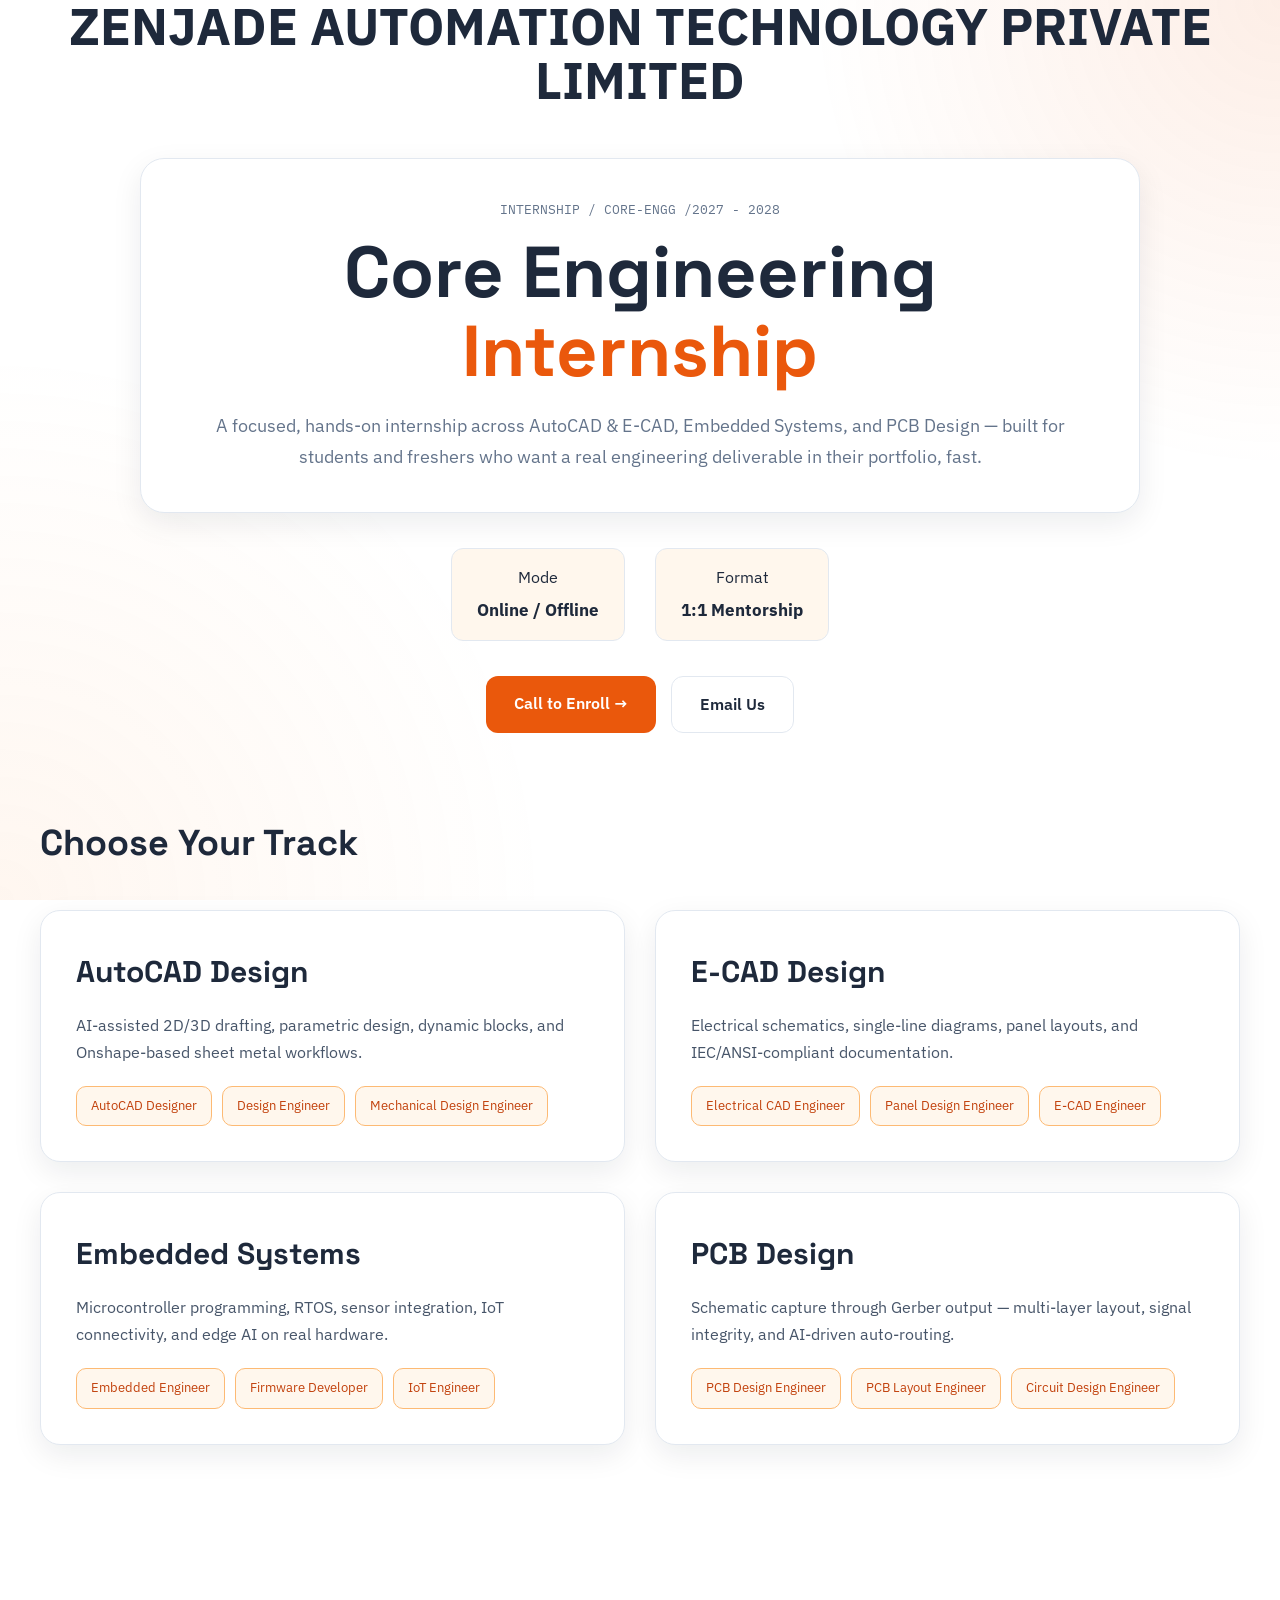
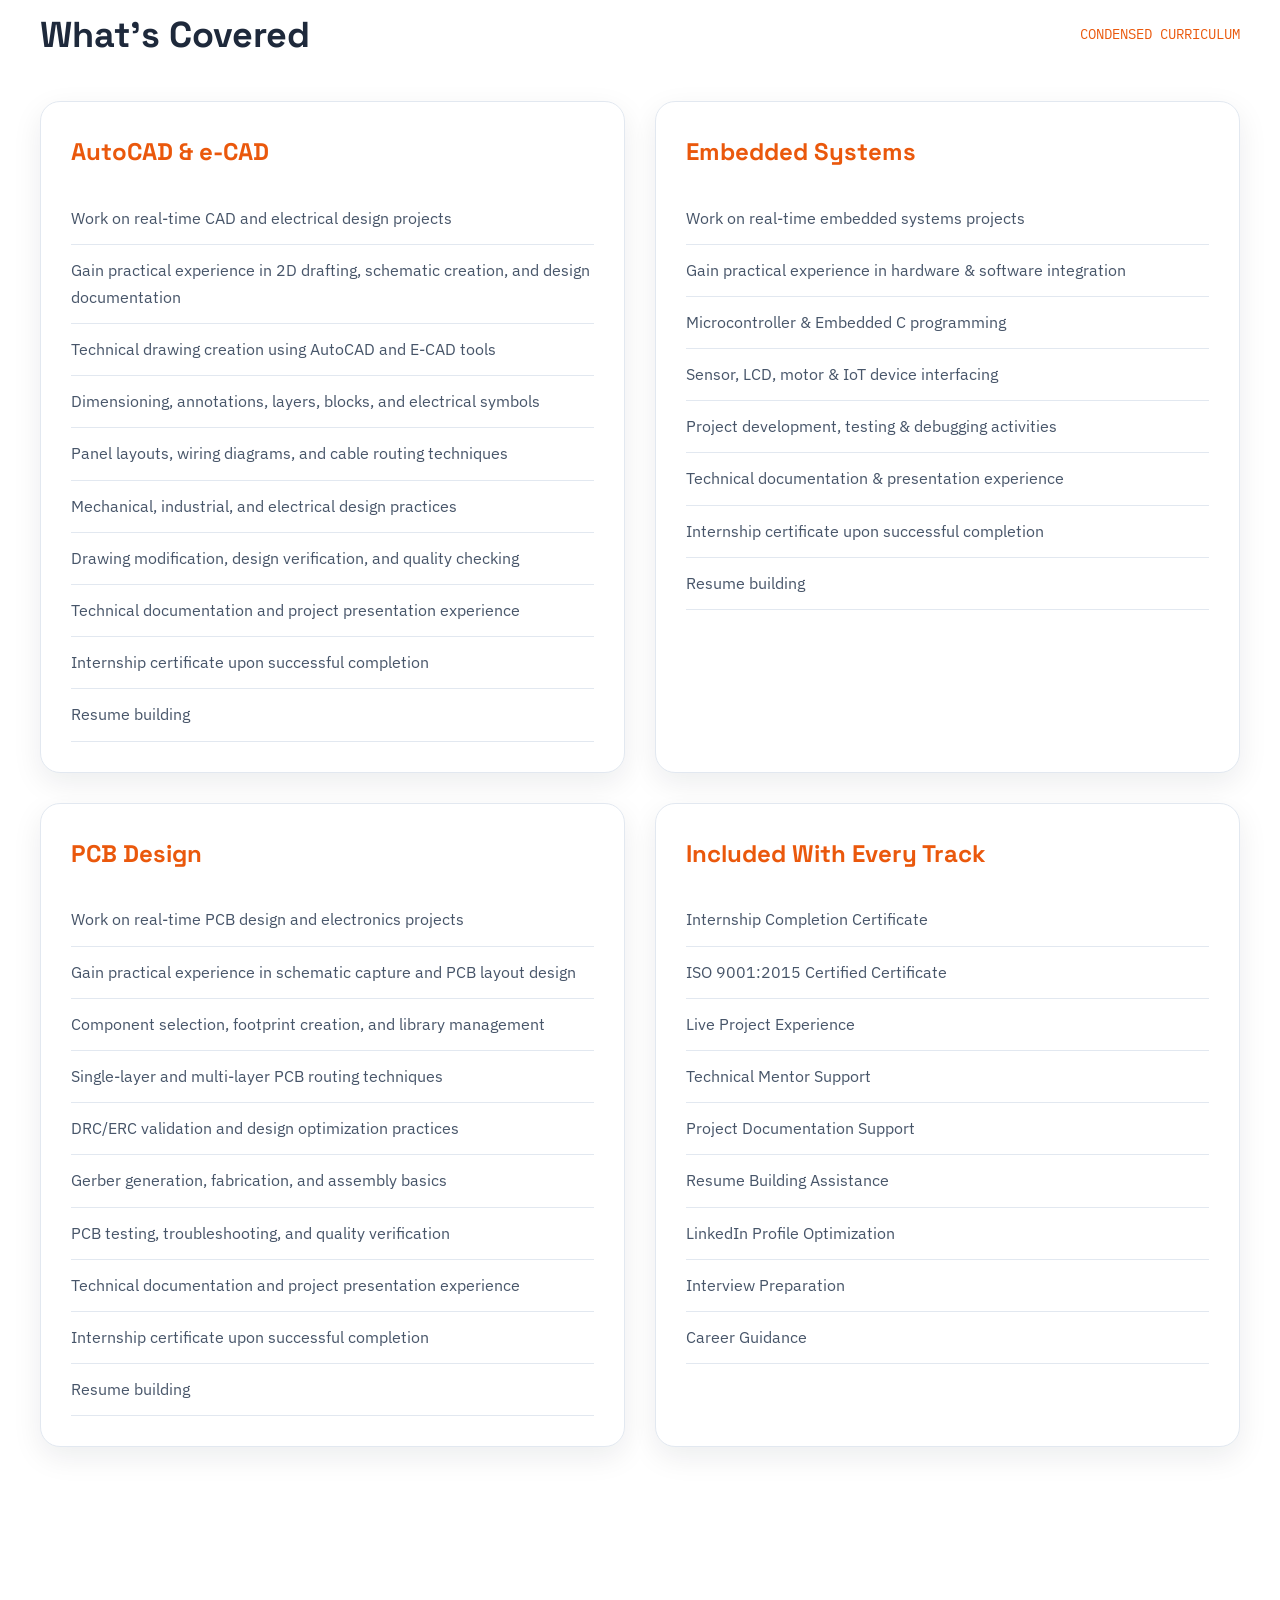
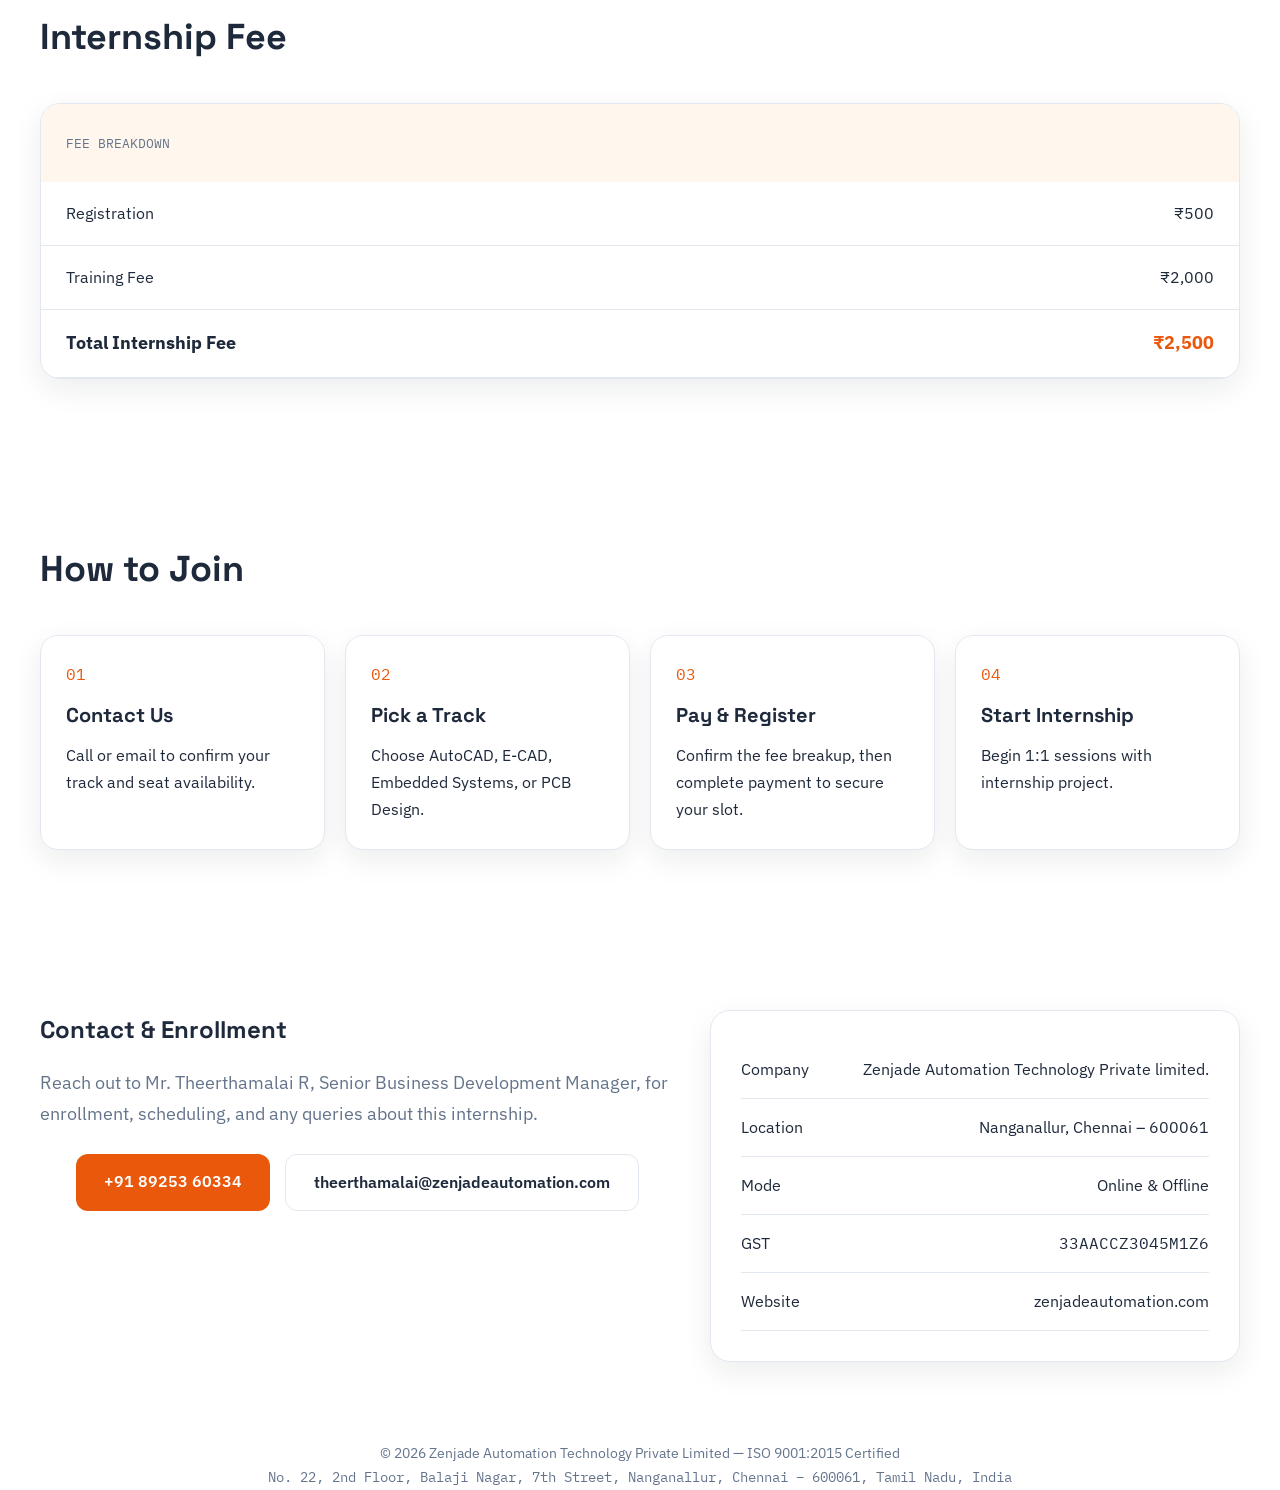
<file: index.html>
<!DOCTYPE html>
<html lang="en">
<head>
<meta charset="UTF-8">
<meta name="viewport" content="width=device-width, initial-scale=1.0">
<title>Zenjade Automation — Core Engineering Internship</title>
<link rel="preconnect" href="https://fonts.googleapis.com">
<link href="https://fonts.googleapis.com/css2?family=Space+Grotesk:wght@500;600;700&family=IBM+Plex+Sans:wght@400;500;600&family=IBM+Plex+Mono:wght@400;500;600&display=swap" rel="stylesheet">
<link rel="stylesheet" href="style.css">
</head>
<body>

<div class="board-bg" aria-hidden="true"></div>

<header class="wrap">
  <div class="company-name">ZENJADE AUTOMATION TECHNOLOGY PRIVATE LIMITED</div>

  <div class="partlabel">
    <div class="pn mono">INTERNSHIP / CORE-ENGG /2027 - 2028</div>
    <h1> Core Engineering <span>Internship</span></h1>
    <p class="sub">A focused, hands-on internship across AutoCAD &amp; E-CAD, Embedded Systems, and PCB Design — built for students and freshers who want a real engineering deliverable in their portfolio, fast.</p>
  </div>
  <div class="hero-meta">
    <div>Mode<b>Online / Offline</b></div>
    <div>Format<b>1:1 Mentorship</b></div>
  
  </div>
  <div class="hero-cta">
    <a class="btn btn-primary" href="tel:+918925360334">Call to Enroll →</a>
    <a class="btn btn-ghost" href="mailto:theerthamalai@zenjadeautomation.com">Email Us</a>
  </div>
</header>

<section class="board">
  <div class="wrap">
    <div class="label-row">
      <h2>Choose Your Track</h2>
    </div>
    <div class="grid4">
      <div class="card">
        <h3>AutoCAD Design</h3>
        <p>AI-assisted 2D/3D drafting, parametric design, dynamic blocks, and Onshape-based sheet metal workflows.</p>
        <div class="roles">
          <span>AutoCAD Designer</span><span>Design Engineer</span><span>Mechanical Design Engineer</span>
        </div>
      </div>
      <div class="card">
        <h3>E-CAD Design</h3>
        <p>Electrical schematics, single-line diagrams, panel layouts, and IEC/ANSI-compliant documentation.</p>
        <div class="roles">
          <span>Electrical CAD Engineer</span><span>Panel Design Engineer</span><span>E-CAD Engineer</span>
        </div>
      </div>
      <div class="card">
        <h3>Embedded Systems</h3>
        <p>Microcontroller programming, RTOS, sensor integration, IoT connectivity, and edge AI on real hardware.</p>
        <div class="roles">
          <span>Embedded Engineer</span><span>Firmware Developer</span><span>IoT Engineer</span>
        </div>
      </div>
      <div class="card">
        <h3>PCB Design</h3>
        <p>Schematic capture through Gerber output — multi-layer layout, signal integrity, and AI-driven auto-routing.</p>
        <div class="roles">
          <span>PCB Design Engineer</span><span>PCB Layout Engineer</span><span>Circuit Design Engineer</span>
        </div>
      </div>
    </div>
  </div>
</section>

<section>
  <div class="wrap">
    <div class="label-row">
      <h2>What's Covered</h2>
      <span class="tag mono">CONDENSED CURRICULUM</span>
    </div>
    <div class="curric-grid">
      <div class="curric-block">
        <h3>AutoCAD &amp; e-CAD </h3>
        <ul>
          <li>Work on real-time CAD and electrical design projects</li>
          <li>Gain practical experience in 2D drafting, schematic creation, and design documentation</li>
          <li>Technical drawing creation using AutoCAD and E-CAD tools</li>
          <li>Dimensioning, annotations, layers, blocks, and electrical symbols</li>
          <li>Panel layouts, wiring diagrams, and cable routing techniques</li>
          <li>Mechanical, industrial, and electrical design practices</li>
          <li>Drawing modification, design verification, and quality checking</li>
          <li>Technical documentation and project presentation experience</li>
          <li>Internship certificate upon successful completion</li>
          <li>Resume building</li>
      </ul>
      </div>
      <div class="curric-block">
        <h3>Embedded Systems</h3>
        <ul>
          <li>Work on real-time embedded systems projects</li>
          <li>Gain practical experience in hardware &amp; software integration</li>
          <li>Microcontroller &amp; Embedded C programming</li>
          <li>Sensor, LCD, motor &amp; IoT device interfacing</li>
          <li>Project development, testing &amp; debugging activities</li>
          <li>Technical documentation &amp; presentation experience</li>
          <li>Internship certificate upon successful completion</li>
          <li>Resume building</li>
        </ul>
      </div>
      <div class="curric-block">
        <h3>PCB Design</h3>
        <ul>
          <li>Work on real-time PCB design and electronics projects</li>
          <li>Gain practical experience in schematic capture and PCB layout design</li>
          <li>Component selection, footprint creation, and library management</li>
          <li>Single-layer and multi-layer PCB routing techniques</li>
          <li>DRC/ERC validation and design optimization practices</li>
          <li>Gerber generation, fabrication, and assembly basics</li>
          <li>PCB testing, troubleshooting, and quality verification</li>
          <li>Technical documentation and project presentation experience</li>
          <li>Internship certificate upon successful completion</li>
          <li>Resume building</li>
        </ul>
      </div>
      <div class="curric-block">
        <h3>Included With Every Track</h3>
        <ul>
          <li>Internship Completion Certificate</li>
          <li>ISO 9001:2015 Certified Certificate</li>
          <li>Live Project Experience</li>
          <li>Technical Mentor Support</li>
          <li>Project Documentation Support</li>
          <li>Resume Building Assistance</li>
          <li>LinkedIn Profile Optimization</li>
          <li>Interview Preparation</li>
          <li>Career Guidance</li>
        </ul>
      </div>
    </div>
  </div>
</section>

<section>
  <div class="wrap">
    <div class="label-row">
      <h2>Internship Fee</h2>
    </div>
    <div class="sheet">
      <div class="sheet-head">
        <span class="mono" style="font-size:13px; color:var(--muted);">FEE BREAKDOWN</span>
      </div>
      <div class="row"><span class="k">Registration</span><span class="v">₹500</span></div>
      <div class="row"><span class="k">Training Fee</span><span class="v">₹2,000</span></div>
      <div class="row total"><span class="k">Total Internship Fee</span><span class="v">₹2,500</span></div>
  
</section>

<section>
  <div class="wrap">
    <div class="label-row">
      <h2>How to Join</h2>
    </div>
    <div class="steps">
      <div class="step">
        <div class="n mono">01</div>
        <h4>Contact Us</h4>
        <p>Call or email to confirm your track and seat availability.</p>
      </div>
      <div class="step">
        <div class="n mono">02</div>
        <h4>Pick a Track</h4>
        <p>Choose AutoCAD, E-CAD, Embedded Systems, or PCB Design.</p>
      </div>
      <div class="step">
        <div class="n mono">03</div>
        <h4>Pay &amp; Register</h4>
        <p>Confirm the fee breakup, then complete payment to secure your slot.</p>
      </div>
      <div class="step">
        <div class="n mono">04</div>
        <h4>Start Internship</h4>
        <p>Begin 1:1 sessions with internship project.</p>
      </div>
    </div>
  </div>
</section>

<section>
  <div class="wrap contact-grid">
    <div>
      <h2 style="font-size:24px; margin-bottom:18px;">Contact &amp; Enrollment</h2>
      <p class="sub" style="margin-top:0;">Reach out to Mr. Theerthamalai R, Senior Business Development Manager, for enrollment, scheduling, and any queries about this internship.</p>
      <div class="hero-cta" style="margin-top:24px;">
        <a class="btn btn-primary" href="tel:+918925360334">+91 89253 60334</a>
        <a class="btn btn-ghost" href="mailto:theerthamalai@zenjadeautomation.com">theerthamalai@zenjadeautomation.com</a>
      </div>
    </div>
    <div class="contact-card">
      <div class="row2"><span class="k">Company</span><span>Zenjade Automation Technology Private limited.</span></div>
      <div class="row2"><span class="k">Location</span><span>Nanganallur, Chennai – 600061</span></div>
      <div class="row2"><span class="k">Mode</span><span>Online &amp; Offline</span></div>
      <div class="row2"><span class="k">GST</span><span class="mono">33AACCZ3045M1Z6</span></div>
      <div class="row2"><span class="k">Website</span><span><a href="https://zenjadeautomation.com" target="_blank" rel="noopener">zenjadeautomation.com</a></span></div>
    </div>
  </div>
</section>

<footer class="wrap">
  © 2026 Zenjade Automation Technology Private Limited — ISO 9001:2015 Certified
  <div class="gst mono">No. 22, 2nd Floor, Balaji Nagar, 7th Street, Nanganallur, Chennai – 600061, Tamil Nadu, India</div>
</footer>

</body>
</html>
</file>
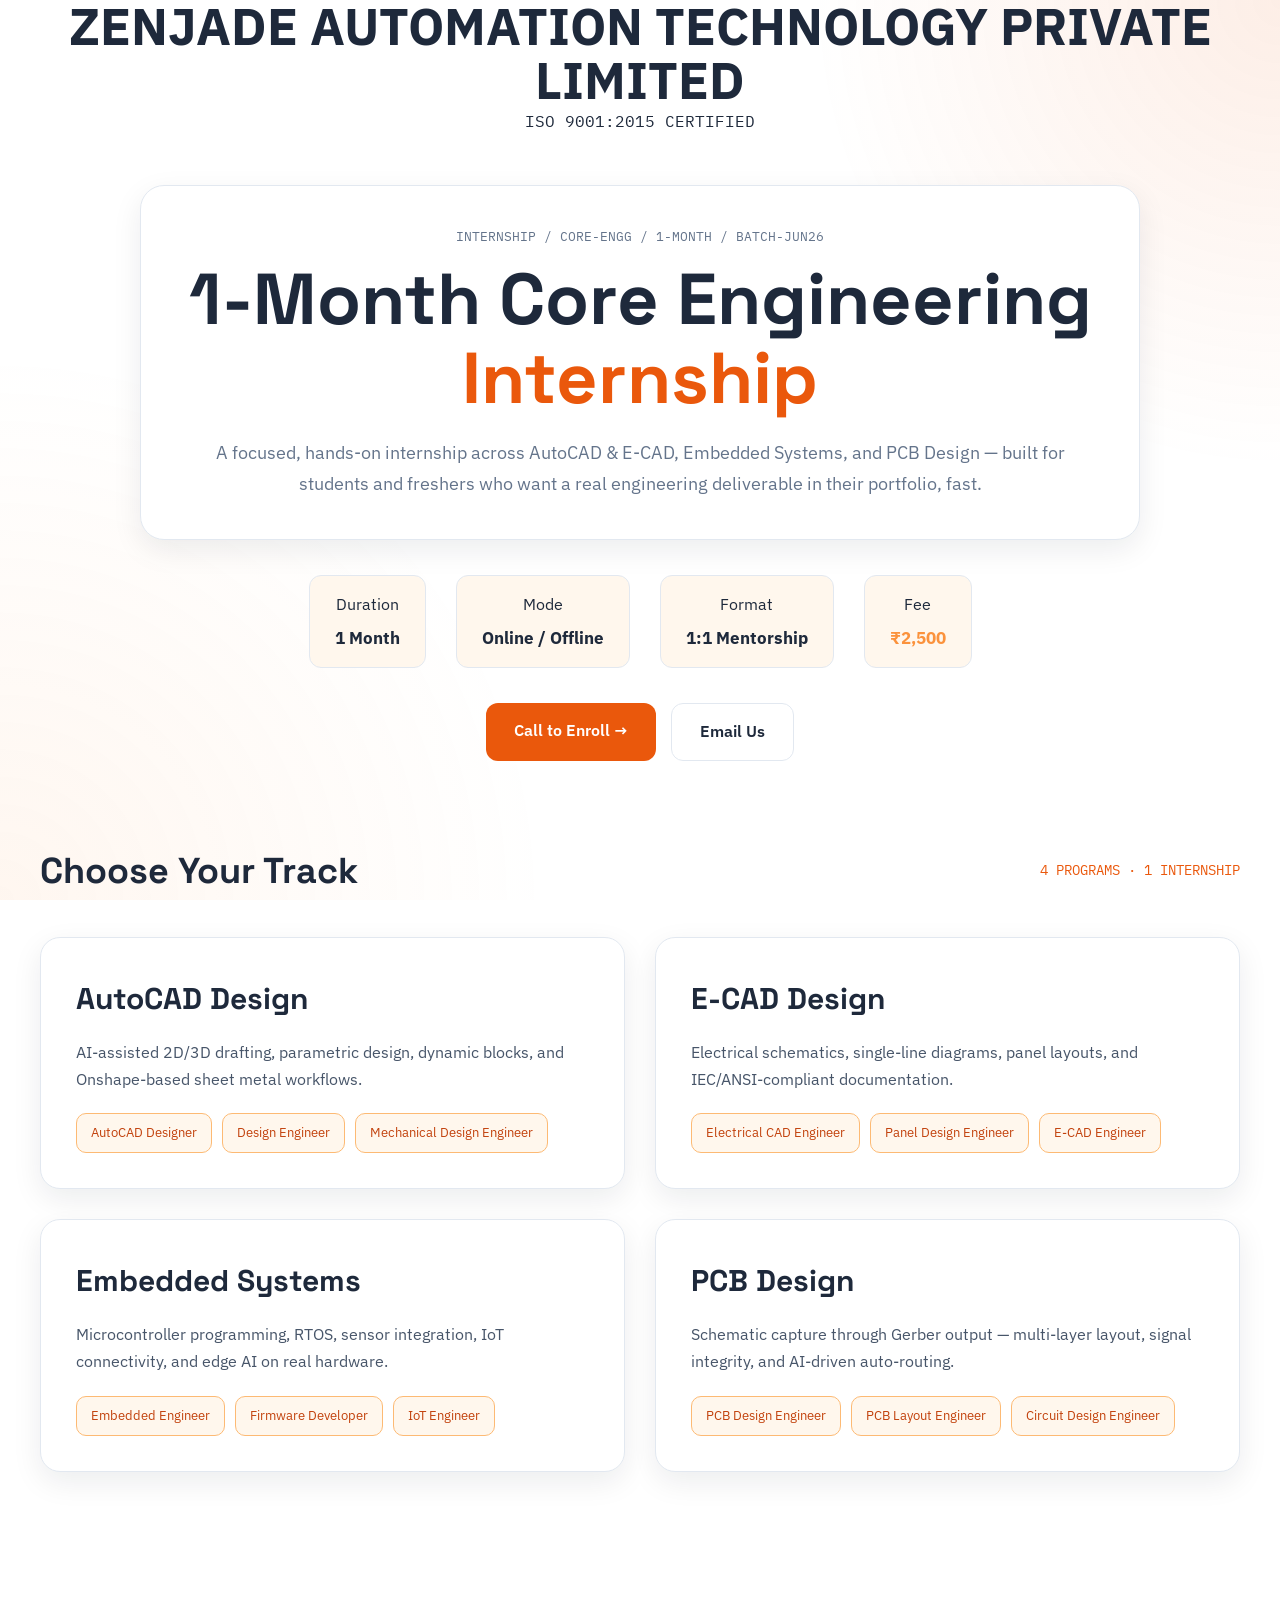
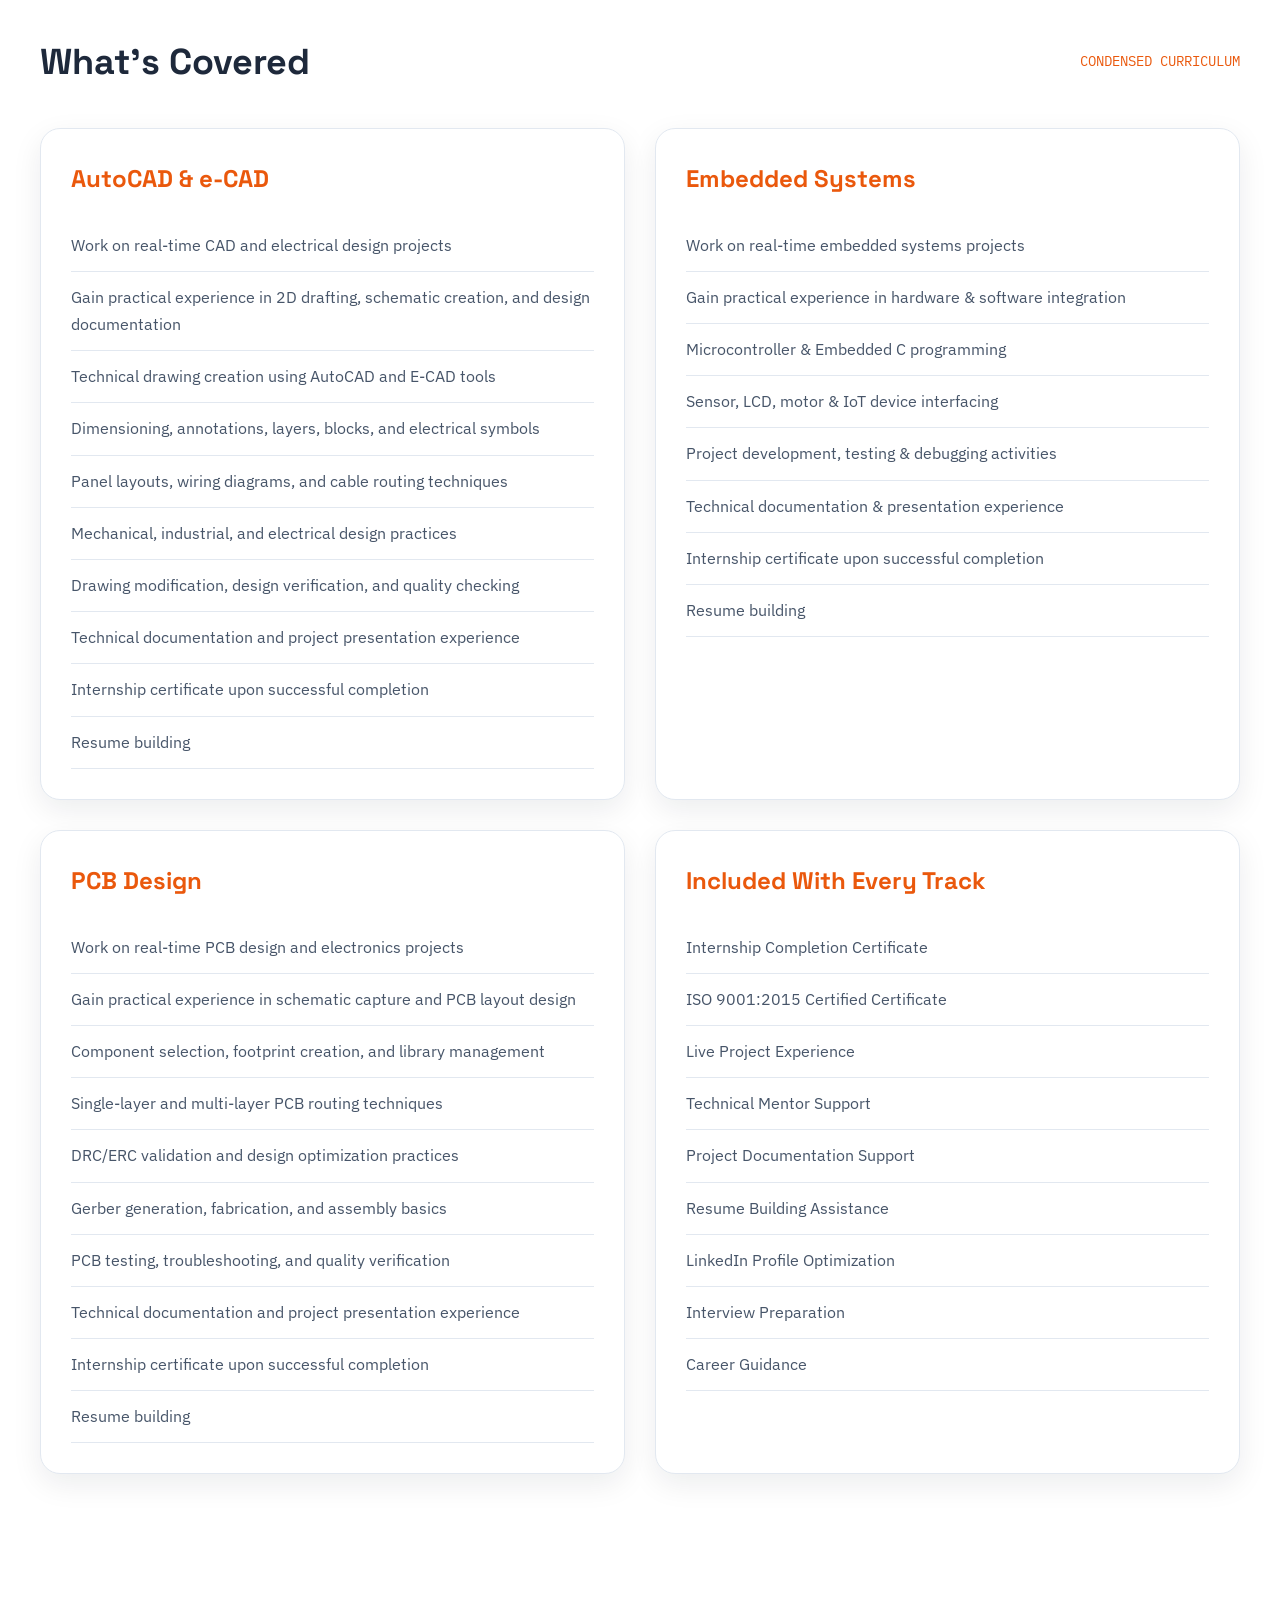
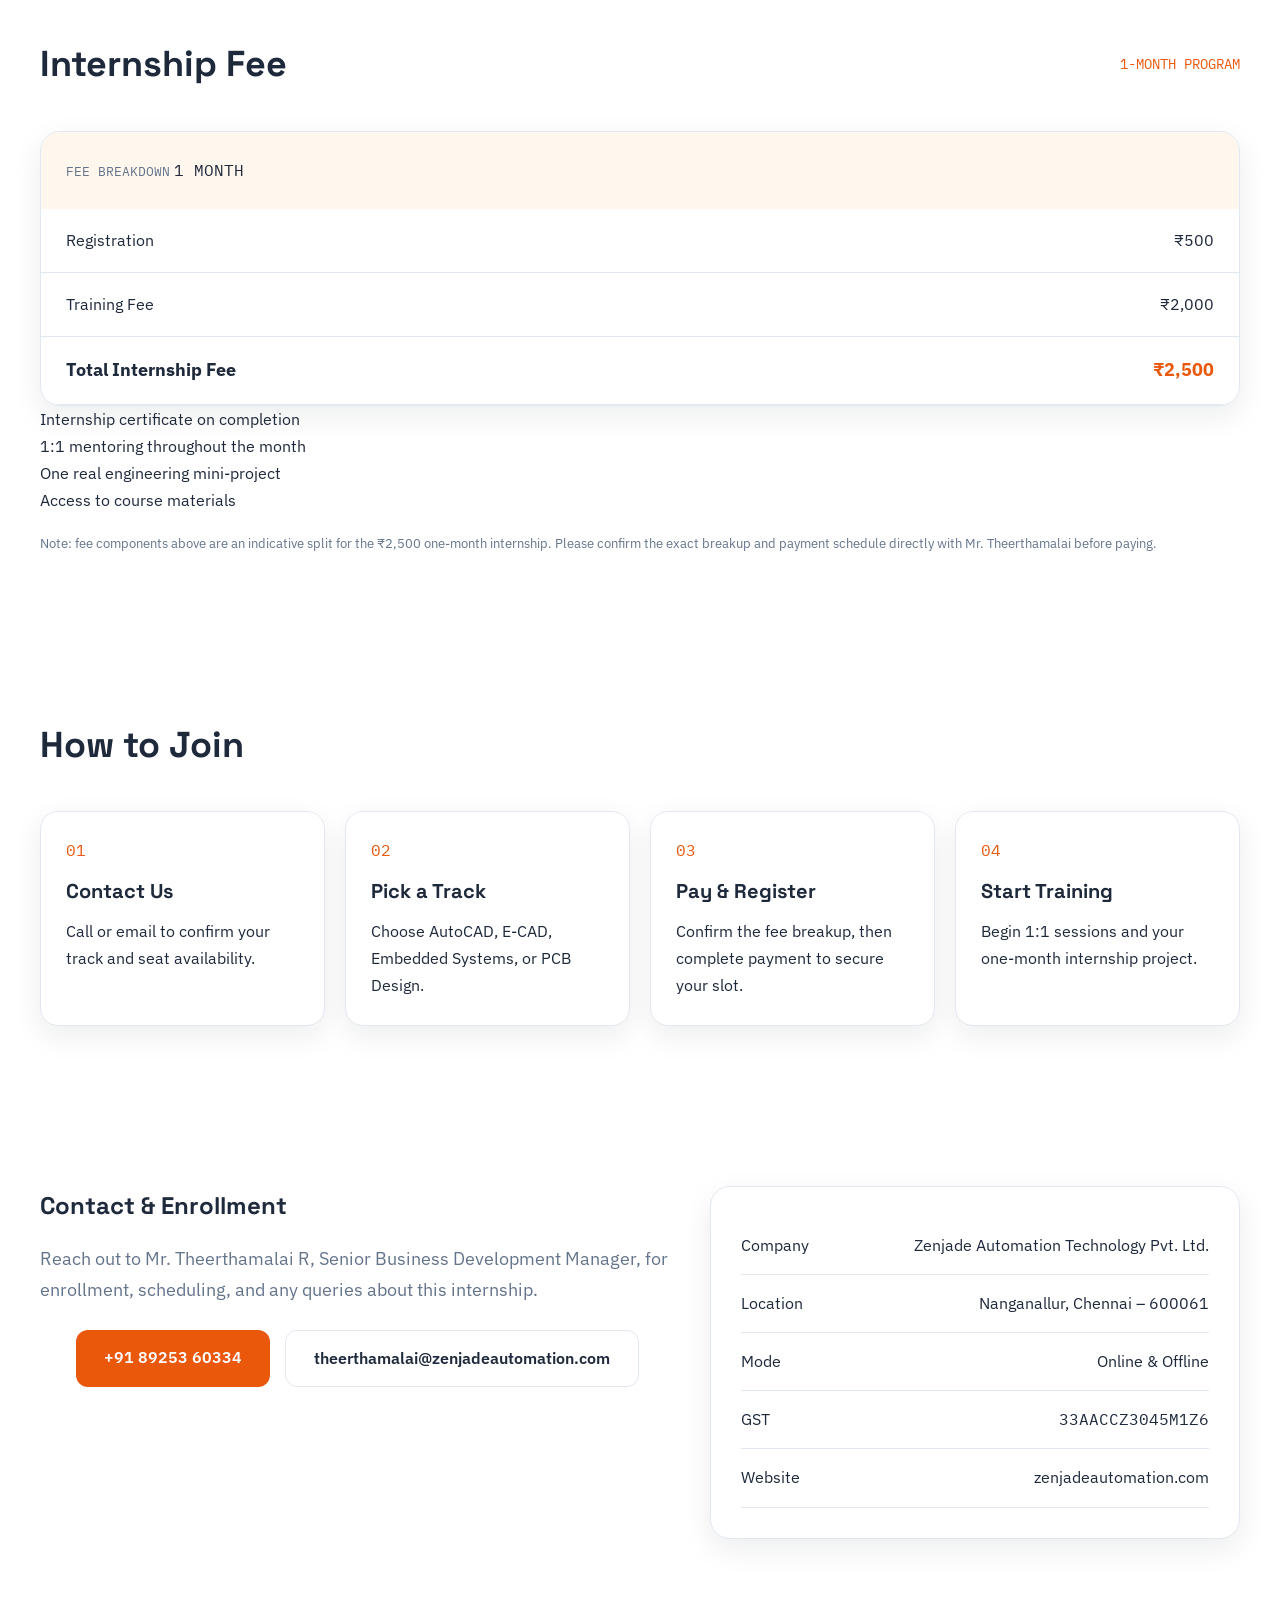
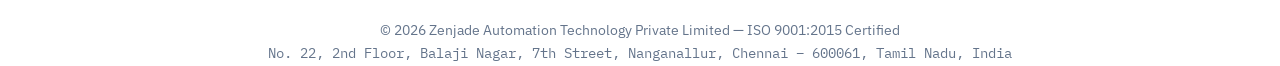
<file: internship.html>
<!DOCTYPE html>
<html lang="en">
<head>
<meta charset="UTF-8">
<meta name="viewport" content="width=device-width, initial-scale=1.0">
<title>Zenjade Automation — 1-Month Core Engineering Internship</title>
<link rel="preconnect" href="https://fonts.googleapis.com">
<link href="https://fonts.googleapis.com/css2?family=Space+Grotesk:wght@500;600;700&family=IBM+Plex+Sans:wght@400;500;600&family=IBM+Plex+Mono:wght@400;500;600&display=swap" rel="stylesheet">
<link rel="stylesheet" href="style.css">
</head>
<body>

<div class="board-bg" aria-hidden="true"></div>

<header class="wrap">
  <div class="company-name">ZENJADE AUTOMATION TECHNOLOGY PRIVATE LIMITED</div>
  <div class="company-sub mono">ISO 9001:2015 CERTIFIED</div>

  <div class="partlabel">
    <div class="pn mono">INTERNSHIP / CORE-ENGG / 1-MONTH / BATCH-JUN26</div>
    <h1>1-Month Core Engineering <span>Internship</span></h1>
    <p class="sub">A focused, hands-on internship across AutoCAD &amp; E-CAD, Embedded Systems, and PCB Design — built for students and freshers who want a real engineering deliverable in their portfolio, fast.</p>
  </div>
  <div class="hero-meta">
    <div>Duration<b>1 Month</b></div>
    <div>Mode<b>Online / Offline</b></div>
    <div>Format<b>1:1 Mentorship</b></div>
    <div>Fee<b style="color:var(--accent-soft)">₹2,500</b></div>
  </div>
  <div class="hero-cta">
    <a class="btn btn-primary" href="tel:+918925360334">Call to Enroll →</a>
    <a class="btn btn-ghost" href="mailto:theerthamalai@zenjadeautomation.com">Email Us</a>
  </div>
</header>

<section class="board">
  <div class="wrap">
    <div class="label-row">
      <h2>Choose Your Track</h2>
      <span class="tag mono">4 PROGRAMS · 1 INTERNSHIP</span>
    </div>
    <div class="grid4">
      <div class="card">
        <h3>AutoCAD Design</h3>
        <p>AI-assisted 2D/3D drafting, parametric design, dynamic blocks, and Onshape-based sheet metal workflows.</p>
        <div class="roles">
          <span>AutoCAD Designer</span><span>Design Engineer</span><span>Mechanical Design Engineer</span>
        </div>
      </div>
      <div class="card">
        <h3>E-CAD Design</h3>
        <p>Electrical schematics, single-line diagrams, panel layouts, and IEC/ANSI-compliant documentation.</p>
        <div class="roles">
          <span>Electrical CAD Engineer</span><span>Panel Design Engineer</span><span>E-CAD Engineer</span>
        </div>
      </div>
      <div class="card">
        <h3>Embedded Systems</h3>
        <p>Microcontroller programming, RTOS, sensor integration, IoT connectivity, and edge AI on real hardware.</p>
        <div class="roles">
          <span>Embedded Engineer</span><span>Firmware Developer</span><span>IoT Engineer</span>
        </div>
      </div>
      <div class="card">
        <h3>PCB Design</h3>
        <p>Schematic capture through Gerber output — multi-layer layout, signal integrity, and AI-driven auto-routing.</p>
        <div class="roles">
          <span>PCB Design Engineer</span><span>PCB Layout Engineer</span><span>Circuit Design Engineer</span>
        </div>
      </div>
    </div>
  </div>
</section>

<section>
  <div class="wrap">
    <div class="label-row">
      <h2>What's Covered</h2>
      <span class="tag mono">CONDENSED CURRICULUM</span>
    </div>
    <div class="curric-grid">
      <div class="curric-block">
        <h3>AutoCAD &amp; e-CAD </h3>
        <ul>
          <li>Work on real-time CAD and electrical design projects</li>
          <li>Gain practical experience in 2D drafting, schematic creation, and design documentation</li>
          <li>Technical drawing creation using AutoCAD and E-CAD tools</li>
          <li>Dimensioning, annotations, layers, blocks, and electrical symbols</li>
          <li>Panel layouts, wiring diagrams, and cable routing techniques</li>
          <li>Mechanical, industrial, and electrical design practices</li>
          <li>Drawing modification, design verification, and quality checking</li>
          <li>Technical documentation and project presentation experience</li>
          <li>Internship certificate upon successful completion</li>
          <li>Resume building</li>
      </ul>
      </div>
      <div class="curric-block">
        <h3>Embedded Systems</h3>
        <ul>
          <li>Work on real-time embedded systems projects</li>
          <li>Gain practical experience in hardware &amp; software integration</li>
          <li>Microcontroller &amp; Embedded C programming</li>
          <li>Sensor, LCD, motor &amp; IoT device interfacing</li>
          <li>Project development, testing &amp; debugging activities</li>
          <li>Technical documentation &amp; presentation experience</li>
          <li>Internship certificate upon successful completion</li>
          <li>Resume building</li>
        </ul>
      </div>
      <div class="curric-block">
        <h3>PCB Design</h3>
        <ul>
          <li>Work on real-time PCB design and electronics projects</li>
          <li>Gain practical experience in schematic capture and PCB layout design</li>
          <li>Component selection, footprint creation, and library management</li>
          <li>Single-layer and multi-layer PCB routing techniques</li>
          <li>DRC/ERC validation and design optimization practices</li>
          <li>Gerber generation, fabrication, and assembly basics</li>
          <li>PCB testing, troubleshooting, and quality verification</li>
          <li>Technical documentation and project presentation experience</li>
          <li>Internship certificate upon successful completion</li>
          <li>Resume building</li>
        </ul>
      </div>
      <div class="curric-block">
        <h3>Included With Every Track</h3>
        <ul>
          <li>Internship Completion Certificate</li>
          <li>ISO 9001:2015 Certified Certificate</li>
          <li>Live Project Experience</li>
          <li>Technical Mentor Support</li>
          <li>Project Documentation Support</li>
          <li>Resume Building Assistance</li>
          <li>LinkedIn Profile Optimization</li>
          <li>Interview Preparation</li>
          <li>Career Guidance</li>
        </ul>
      </div>
    </div>
  </div>
</section>

<section>
  <div class="wrap">
    <div class="label-row">
      <h2>Internship Fee</h2>
      <span class="tag mono">1-MONTH PROGRAM</span>
    </div>
    <div class="sheet">
      <div class="sheet-head">
        <span class="mono" style="font-size:13px; color:var(--muted);">FEE BREAKDOWN</span>
        <span class="badge mono">1 MONTH</span>
      </div>
      <div class="row"><span class="k">Registration</span><span class="v">₹500</span></div>
      <div class="row"><span class="k">Training Fee</span><span class="v">₹2,000</span></div>
      <div class="row total"><span class="k">Total Internship Fee</span><span class="v">₹2,500</span></div>
    </div>
    <div class="includes">
      <div>Internship certificate on completion</div>
      <div>1:1 mentoring throughout the month</div>
      <div>One real engineering mini-project</div>
      <div>Access to course materials</div>
    </div>
    <p class="sub" style="margin-top:18px; font-size:13px;">Note: fee components above are an indicative split for the ₹2,500 one-month internship. Please confirm the exact breakup and payment schedule directly with Mr. Theerthamalai before paying.</p>
  </div>
</section>

<section>
  <div class="wrap">
    <div class="label-row">
      <h2>How to Join</h2>
    </div>
    <div class="steps">
      <div class="step">
        <div class="n mono">01</div>
        <h4>Contact Us</h4>
        <p>Call or email to confirm your track and seat availability.</p>
      </div>
      <div class="step">
        <div class="n mono">02</div>
        <h4>Pick a Track</h4>
        <p>Choose AutoCAD, E-CAD, Embedded Systems, or PCB Design.</p>
      </div>
      <div class="step">
        <div class="n mono">03</div>
        <h4>Pay &amp; Register</h4>
        <p>Confirm the fee breakup, then complete payment to secure your slot.</p>
      </div>
      <div class="step">
        <div class="n mono">04</div>
        <h4>Start Training</h4>
        <p>Begin 1:1 sessions and your one-month internship project.</p>
      </div>
    </div>
  </div>
</section>

<section>
  <div class="wrap contact-grid">
    <div>
      <h2 style="font-size:24px; margin-bottom:18px;">Contact &amp; Enrollment</h2>
      <p class="sub" style="margin-top:0;">Reach out to Mr. Theerthamalai R, Senior Business Development Manager, for enrollment, scheduling, and any queries about this internship.</p>
      <div class="hero-cta" style="margin-top:24px;">
        <a class="btn btn-primary" href="tel:+918925360334">+91 89253 60334</a>
        <a class="btn btn-ghost" href="mailto:theerthamalai@zenjadeautomation.com">theerthamalai@zenjadeautomation.com</a>
      </div>
    </div>
    <div class="contact-card">
      <div class="row2"><span class="k">Company</span><span>Zenjade Automation Technology Pvt. Ltd.</span></div>
      <div class="row2"><span class="k">Location</span><span>Nanganallur, Chennai – 600061</span></div>
      <div class="row2"><span class="k">Mode</span><span>Online &amp; Offline</span></div>
      <div class="row2"><span class="k">GST</span><span class="mono">33AACCZ3045M1Z6</span></div>
      <div class="row2"><span class="k">Website</span><span><a href="https://zenjadeautomation.com" target="_blank" rel="noopener">zenjadeautomation.com</a></span></div>
    </div>
  </div>
</section>

<footer class="wrap">
  © 2026 Zenjade Automation Technology Private Limited — ISO 9001:2015 Certified
  <div class="gst mono">No. 22, 2nd Floor, Balaji Nagar, 7th Street, Nanganallur, Chennai – 600061, Tamil Nadu, India</div>
</footer>

</body>
</html>
</file>
<file: style.css>
:root{
    --bg:#FFFFFF;
    --bg-secondary:#F8FAFC;
    --panel:#FFFFFF;
    --panel-hover:#FFF7ED;
    --paper:#1E293B;
    --accent:#EA580C;
    --accent-soft:#FB923C;
    --success:#10B981;
    --muted:#64748B;
    --line:#E2E8F0;
    --radius:18px;
    --shadow:0 10px 30px rgba(15,23,42,.08);
}

*{
    margin:0;
    padding:0;
    box-sizing:border-box;
}

html{
    scroll-behavior:smooth;
}

body{
    background:#FFFFFF;
    color:var(--paper);
    font-family:'IBM Plex Sans',sans-serif;
    line-height:1.7;
    -webkit-font-smoothing:antialiased;
}

.wrap{
    max-width:1400px;
    margin:auto;
    padding:0 40px;
}

.mono{
    font-family:'IBM Plex Mono',monospace;
}

h1,h2,h3,h4{
    font-family:'Space Grotesk',sans-serif;
    font-weight:700;
}

a{
    text-decoration:none;
    color:inherit;
}

.board-bg{
    position:fixed;
    inset:0;
    z-index:-1;
    background:
        radial-gradient(circle at top right,
        rgba(234,88,12,.10),
        transparent 30%),
        radial-gradient(circle at bottom left,
        rgba(251,146,60,.08),
        transparent 35%);
}

header{
    padding:80px 0 60px;
    text-align:center;
}
.company-name{
    font-size:clamp(32px,4vw,52px);
    font-weight:800;
    line-height:1.05;
    color:var(--paper);
    max-width:1200px;
    margin:auto;
}
}

.company-sub{
    display:block;
    margin-top:15px;
    color:var(--accent);
    font-size:15px;
    letter-spacing:4px;
}

.partlabel{
    margin:50px auto 0;
    max-width:1000px;
    background:#FFFFFF;
    border:1px solid var(--line);
    border-radius:24px;
    padding:40px;
    backdrop-filter:blur(10px);
    box-shadow:var(--shadow);
}

.partlabel .pn{
    font-size:13px;
    color:var(--muted);
    margin-bottom:12px;
}

h1{
    font-size:clamp(42px,6vw,72px);
    line-height:1.1;
}

h1 span{
    color:var(--accent);
}

.sub{
    font-size:18px;
    color:var(--muted);
    margin-top:20px;
}

.hero-meta{
    display:flex;
    justify-content:center;
    gap:30px;
    flex-wrap:wrap;
    margin-top:35px;
}

.hero-meta div{
    background:#FFF7ED;
    padding:15px 25px;
    border-radius:12px;
    border:1px solid var(--line);
}

.hero-meta b{
    display:block;
    margin-top:5px;
    color:var(--paper);
    font-size:17px;
}

.hero-cta{
    display:flex;
    justify-content:center;
    gap:15px;
    flex-wrap:wrap;
    margin-top:35px;
}

.btn{
    padding:14px 28px;
    border-radius:12px;
    font-weight:600;
    transition:.3s ease;
}

.btn-primary{
    background:var(--accent);
    color:white;
}

.btn-primary:hover{
    transform:translateY(-3px);
    background:#C2410C;
}

.btn-ghost{
    border:1px solid var(--line);
    color:var(--paper);
}

.btn-ghost:hover{
    background:#FFF7ED;
}

section{
    padding:80px 0;
}

.label-row{
    display:flex;
    justify-content:space-between;
    align-items:center;
    margin-bottom:35px;
    flex-wrap:wrap;
}

.label-row h2{
    font-size:36px;
}

.tag{
    color:var(--accent);
    font-size:14px;
}

.grid4{
    display:grid;
    grid-template-columns:repeat(2,1fr);
    gap:30px;
}

.card{
    background:var(--panel);
    border:1px solid var(--line);
    border-radius:20px;
    padding:35px;
    transition:.3s ease;
    box-shadow:var(--shadow);
}

.card:hover{
    transform:translateY(-5px);
    background:var(--panel-hover);
}

.card h3{
    font-size:30px;
    margin-bottom:15px;
}

.card p{
    color:#475569;
    font-size:16px;
    margin-bottom:20px;
}

.roles{
    display:flex;
    flex-wrap:wrap;
    gap:10px;
}

.roles span{
    padding:8px 14px;
    border-radius:10px;
    background:#FFF7ED;
    border:1px solid #FDBA74;
    color:#C2410C;
    font-size:13px;
}

.curric-grid{
    display:grid;
    grid-template-columns:1fr 1fr;
    gap:30px;
}

.curric-block{
    background:var(--panel);
    border:1px solid var(--line);
    border-radius:20px;
    padding:30px;
    box-shadow:var(--shadow);
}

.curric-block h3{
    color:var(--accent);
    font-size:24px;
    margin-bottom:20px;
}

.curric-block ul{
    list-style:none;
}

.curric-block li{
    padding:12px 0;
    color:#475569;
    border-bottom:1px solid var(--line);
}

.sheet{
    background:var(--panel);
    border-radius:20px;
    overflow:hidden;
    border:1px solid var(--line);
    box-shadow:var(--shadow);
}

.sheet-head{
    padding:25px;
    background:#FFF7ED;
}

.row{
    display:flex;
    justify-content:space-between;
    padding:18px 25px;
    border-bottom:1px solid var(--line);
}

.row.total{
    font-weight:700;
    font-size:18px;
}

.row.total .v{
    color:var(--accent);
}

.steps{
    display:grid;
    grid-template-columns:repeat(4,1fr);
    gap:20px;
}

.step{
    background:var(--panel);
    border:1px solid var(--line);
    border-radius:18px;
    padding:25px;
    box-shadow:var(--shadow);
}

.step .n{
    color:var(--accent);
    margin-bottom:10px;
}

.step h4{
    margin-bottom:10px;
    font-size:20px;
}

.contact-grid{
    display:grid;
    grid-template-columns:1.2fr 1fr;
    gap:35px;
}

.contact-card{
    background:var(--panel);
    border-radius:20px;
    border:1px solid var(--line);
    padding:30px;
    box-shadow:var(--shadow);
}

.contact-card .row2{
    display:flex;
    justify-content:space-between;
    padding:15px 0;
    border-bottom:1px solid var(--line);
}

footer{
    text-align:center;
    padding:50px 0;
    color:var(--muted);
    font-size:14px;
}

@media(max-width:992px){
    .grid4,
    .curric-grid,
    .contact-grid{
        grid-template-columns:1fr;
    }

    .steps{
        grid-template-columns:1fr 1fr;
    }
}

@media(max-width:768px){
    .company-name{
        font-size:42px;
    }

    .steps{
        grid-template-columns:1fr;
    }

    .wrap{
        padding:0 20px;
    }
}
</file>
